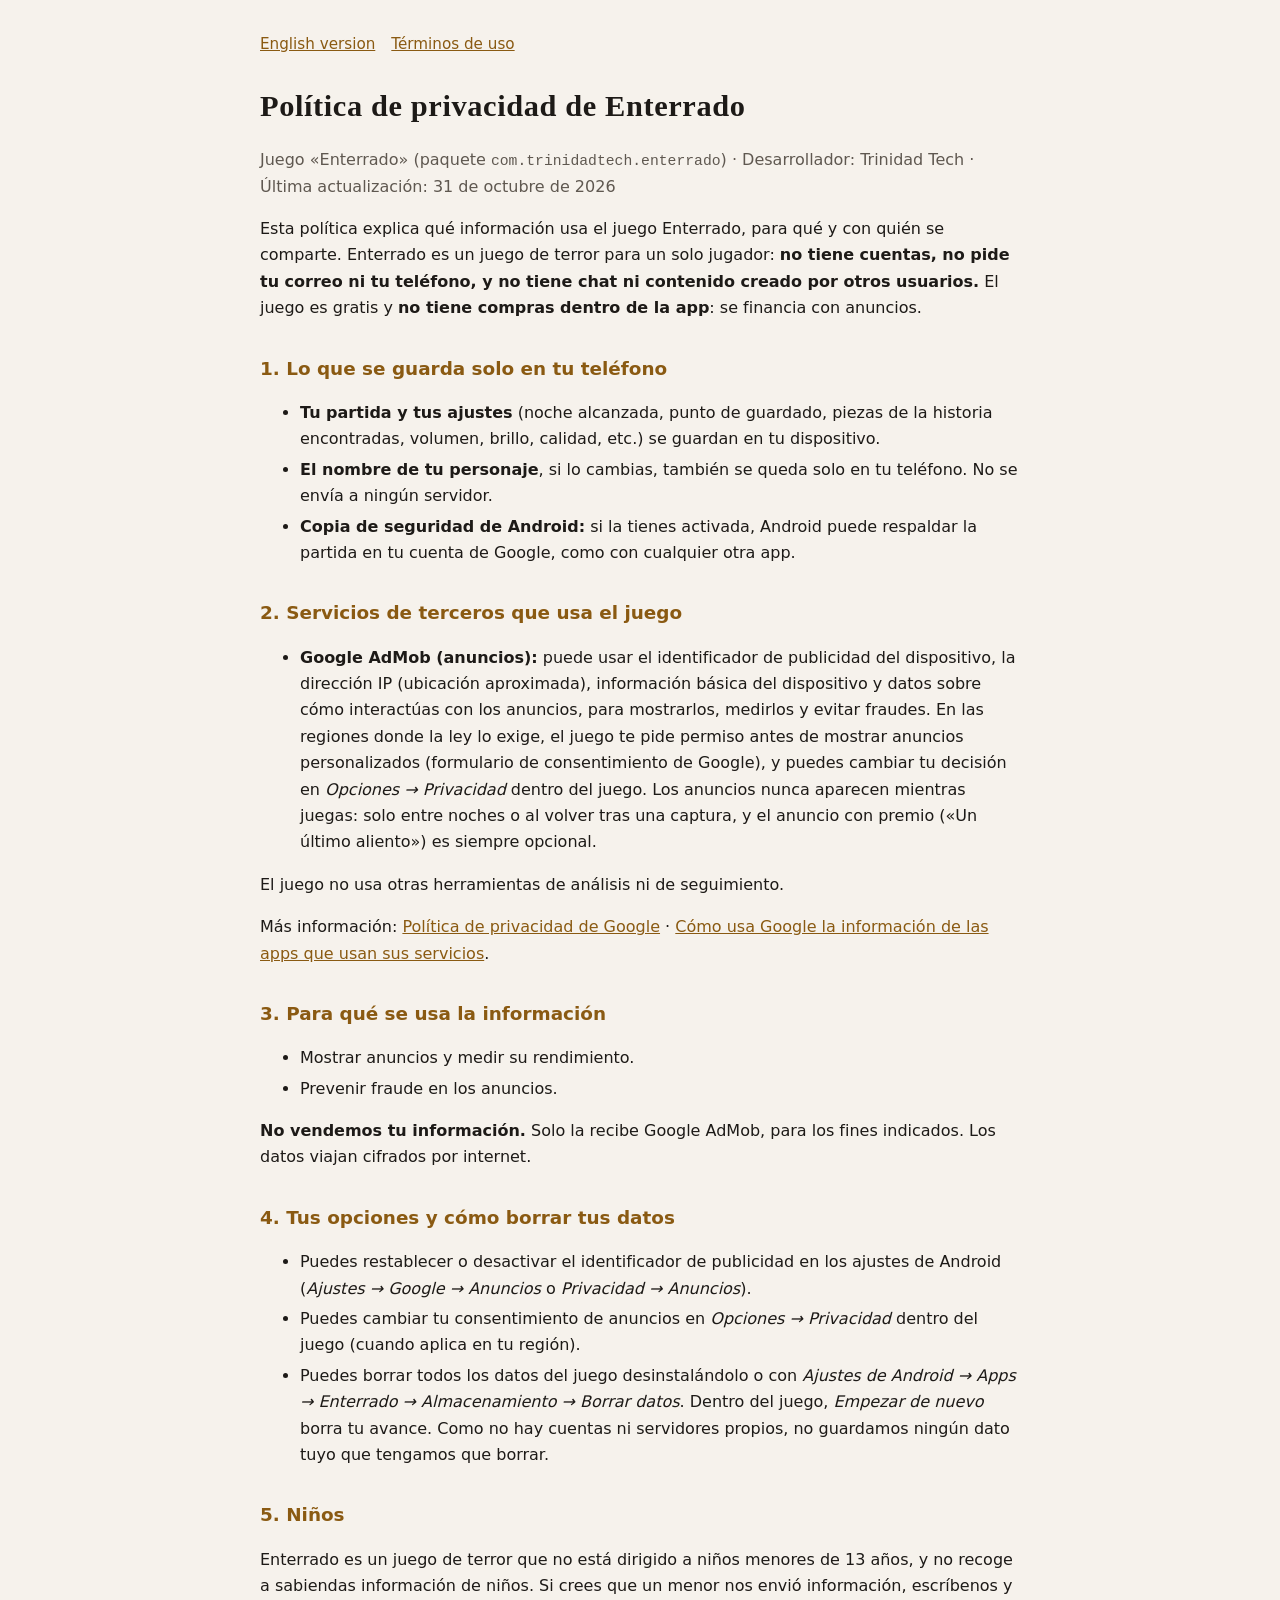
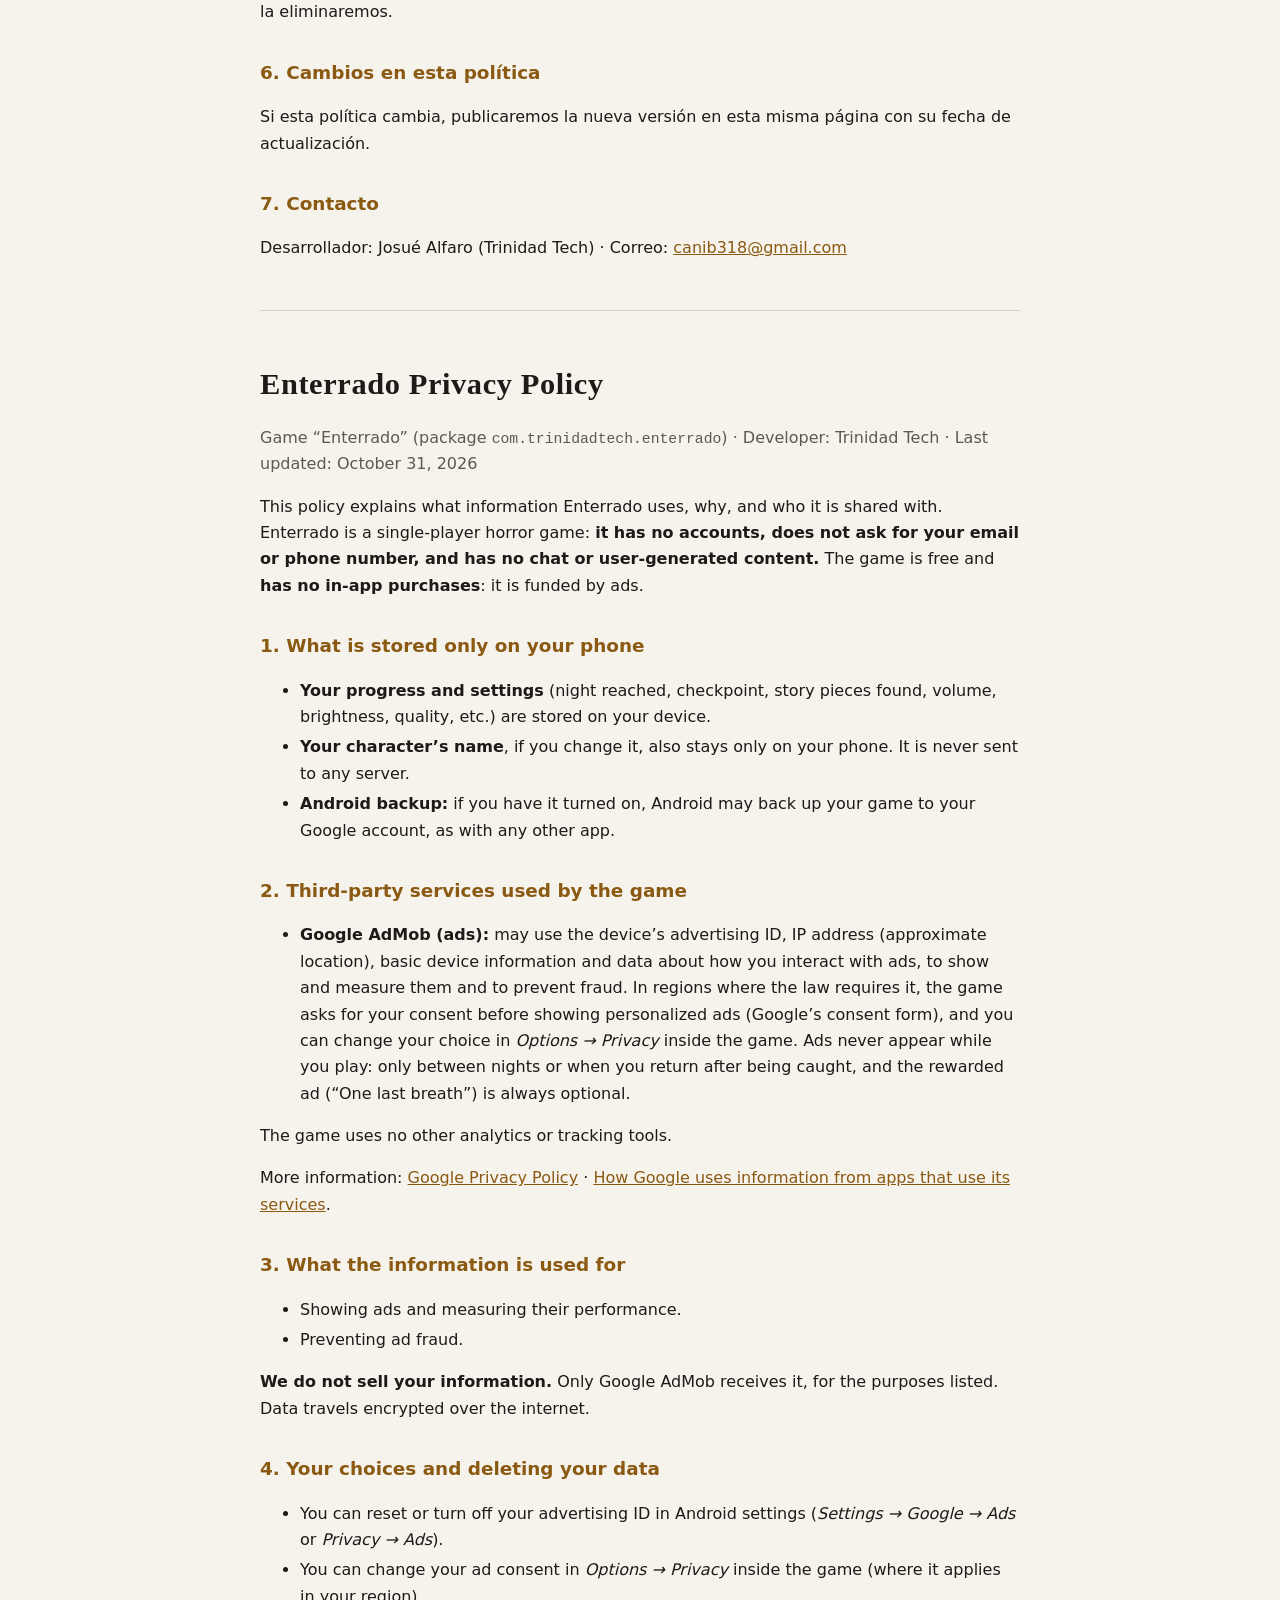
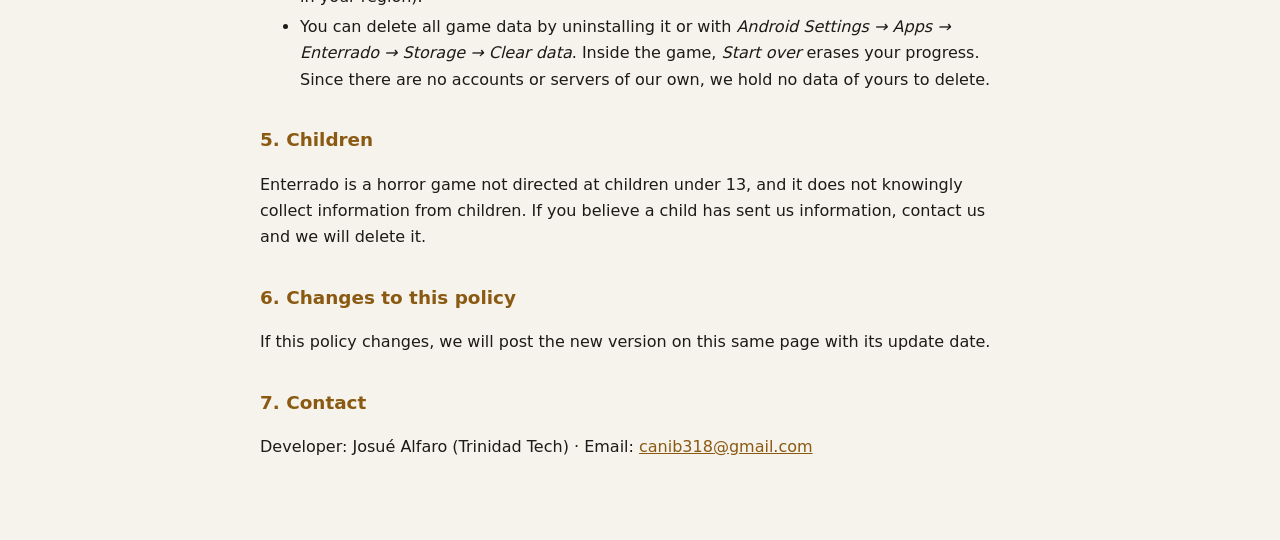
<file: index.html>
<!doctype html>
<html lang="es">
<head>
<meta charset="utf-8">
<meta name="viewport" content="width=device-width, initial-scale=1">
<title>Política de privacidad · Enterrado</title>
<link rel="stylesheet" href="estilo.css">
</head>
<body>
<main>
<nav><a href="#english">English version</a><a href="terminos.html">Términos de uso</a></nav>

<h1>Política de privacidad de Enterrado</h1>
<p class="muted">Juego «Enterrado» (paquete <code>com.trinidadtech.enterrado</code>) · Desarrollador: Trinidad Tech · Última actualización: 31 de octubre de 2026</p>

<p>Esta política explica qué información usa el juego Enterrado, para qué y con quién se comparte. Enterrado es un juego de
terror para un solo jugador: <strong>no tiene cuentas, no pide tu correo ni tu teléfono, y no tiene chat ni contenido creado por otros usuarios.</strong>
El juego es gratis y <strong>no tiene compras dentro de la app</strong>: se financia con anuncios.</p>

<h2>1. Lo que se guarda solo en tu teléfono</h2>
<ul>
  <li><strong>Tu partida y tus ajustes</strong> (noche alcanzada, punto de guardado, piezas de la historia encontradas, volumen, brillo, calidad, etc.) se guardan en tu dispositivo.</li>
  <li><strong>El nombre de tu personaje</strong>, si lo cambias, también se queda solo en tu teléfono. No se envía a ningún servidor.</li>
  <li><strong>Copia de seguridad de Android:</strong> si la tienes activada, Android puede respaldar la partida en tu cuenta de Google, como con cualquier otra app.</li>
</ul>

<h2>2. Servicios de terceros que usa el juego</h2>
<ul>
  <li><strong>Google AdMob (anuncios):</strong> puede usar el identificador de publicidad del dispositivo, la dirección IP
    (ubicación aproximada), información básica del dispositivo y datos sobre cómo interactúas con los anuncios, para mostrarlos,
    medirlos y evitar fraudes. En las regiones donde la ley lo exige, el juego te pide permiso antes de mostrar anuncios
    personalizados (formulario de consentimiento de Google), y puedes cambiar tu decisión en <em>Opciones → Privacidad</em> dentro del juego.
    Los anuncios nunca aparecen mientras juegas: solo entre noches o al volver tras una captura, y el anuncio con premio
    («Un último aliento») es siempre opcional.</li>
</ul>
<p>El juego no usa otras herramientas de análisis ni de seguimiento.</p>
<p>Más información: <a href="https://policies.google.com/privacy">Política de privacidad de Google</a> ·
<a href="https://policies.google.com/technologies/partner-sites">Cómo usa Google la información de las apps que usan sus servicios</a>.</p>

<h2>3. Para qué se usa la información</h2>
<ul>
  <li>Mostrar anuncios y medir su rendimiento.</li>
  <li>Prevenir fraude en los anuncios.</li>
</ul>
<p><strong>No vendemos tu información.</strong> Solo la recibe Google AdMob, para los fines indicados. Los datos viajan cifrados por internet.</p>

<h2>4. Tus opciones y cómo borrar tus datos</h2>
<ul>
  <li>Puedes restablecer o desactivar el identificador de publicidad en los ajustes de Android (<em>Ajustes → Google → Anuncios</em> o <em>Privacidad → Anuncios</em>).</li>
  <li>Puedes cambiar tu consentimiento de anuncios en <em>Opciones → Privacidad</em> dentro del juego (cuando aplica en tu región).</li>
  <li>Puedes borrar todos los datos del juego desinstalándolo o con <em>Ajustes de Android → Apps → Enterrado → Almacenamiento → Borrar datos</em>.
    Dentro del juego, <em>Empezar de nuevo</em> borra tu avance. Como no hay cuentas ni servidores propios, no guardamos ningún dato tuyo que tengamos que borrar.</li>
</ul>

<h2>5. Niños</h2>
<p>Enterrado es un juego de terror que no está dirigido a niños menores de 13 años, y no recoge a sabiendas información de niños.
Si crees que un menor nos envió información, escríbenos y la eliminaremos.</p>

<h2>6. Cambios en esta política</h2>
<p>Si esta política cambia, publicaremos la nueva versión en esta misma página con su fecha de actualización.</p>

<h2>7. Contacto</h2>
<p>Desarrollador: Josué Alfaro (Trinidad Tech) · Correo: <a href="mailto:canib318@gmail.com">canib318@gmail.com</a></p>

<hr>

<section id="english" lang="en">
<h1>Enterrado Privacy Policy</h1>
<p class="muted">Game “Enterrado” (package <code>com.trinidadtech.enterrado</code>) · Developer: Trinidad Tech · Last updated: October 31, 2026</p>

<p>This policy explains what information Enterrado uses, why, and who it is shared with. Enterrado is a single-player horror
game: <strong>it has no accounts, does not ask for your email or phone number, and has no chat or user-generated content.</strong>
The game is free and <strong>has no in-app purchases</strong>: it is funded by ads.</p>

<h2>1. What is stored only on your phone</h2>
<ul>
  <li><strong>Your progress and settings</strong> (night reached, checkpoint, story pieces found, volume, brightness, quality, etc.) are stored on your device.</li>
  <li><strong>Your character’s name</strong>, if you change it, also stays only on your phone. It is never sent to any server.</li>
  <li><strong>Android backup:</strong> if you have it turned on, Android may back up your game to your Google account, as with any other app.</li>
</ul>

<h2>2. Third-party services used by the game</h2>
<ul>
  <li><strong>Google AdMob (ads):</strong> may use the device’s advertising ID, IP address (approximate location), basic device
    information and data about how you interact with ads, to show and measure them and to prevent fraud. In regions where the law
    requires it, the game asks for your consent before showing personalized ads (Google’s consent form), and you can change your
    choice in <em>Options → Privacy</em> inside the game. Ads never appear while you play: only between nights or when you return after
    being caught, and the rewarded ad (“One last breath”) is always optional.</li>
</ul>
<p>The game uses no other analytics or tracking tools.</p>
<p>More information: <a href="https://policies.google.com/privacy">Google Privacy Policy</a> ·
<a href="https://policies.google.com/technologies/partner-sites">How Google uses information from apps that use its services</a>.</p>

<h2>3. What the information is used for</h2>
<ul>
  <li>Showing ads and measuring their performance.</li>
  <li>Preventing ad fraud.</li>
</ul>
<p><strong>We do not sell your information.</strong> Only Google AdMob receives it, for the purposes listed. Data travels encrypted over the internet.</p>

<h2>4. Your choices and deleting your data</h2>
<ul>
  <li>You can reset or turn off your advertising ID in Android settings (<em>Settings → Google → Ads</em> or <em>Privacy → Ads</em>).</li>
  <li>You can change your ad consent in <em>Options → Privacy</em> inside the game (where it applies in your region).</li>
  <li>You can delete all game data by uninstalling it or with <em>Android Settings → Apps → Enterrado → Storage → Clear data</em>.
    Inside the game, <em>Start over</em> erases your progress. Since there are no accounts or servers of our own, we hold no data of yours to delete.</li>
</ul>

<h2>5. Children</h2>
<p>Enterrado is a horror game not directed at children under 13, and it does not knowingly collect information from children.
If you believe a child has sent us information, contact us and we will delete it.</p>

<h2>6. Changes to this policy</h2>
<p>If this policy changes, we will post the new version on this same page with its update date.</p>

<h2>7. Contact</h2>
<p>Developer: Josué Alfaro (Trinidad Tech) · Email: <a href="mailto:canib318@gmail.com">canib318@gmail.com</a></p>
</section>
</main>
</body>
</html>
</file>
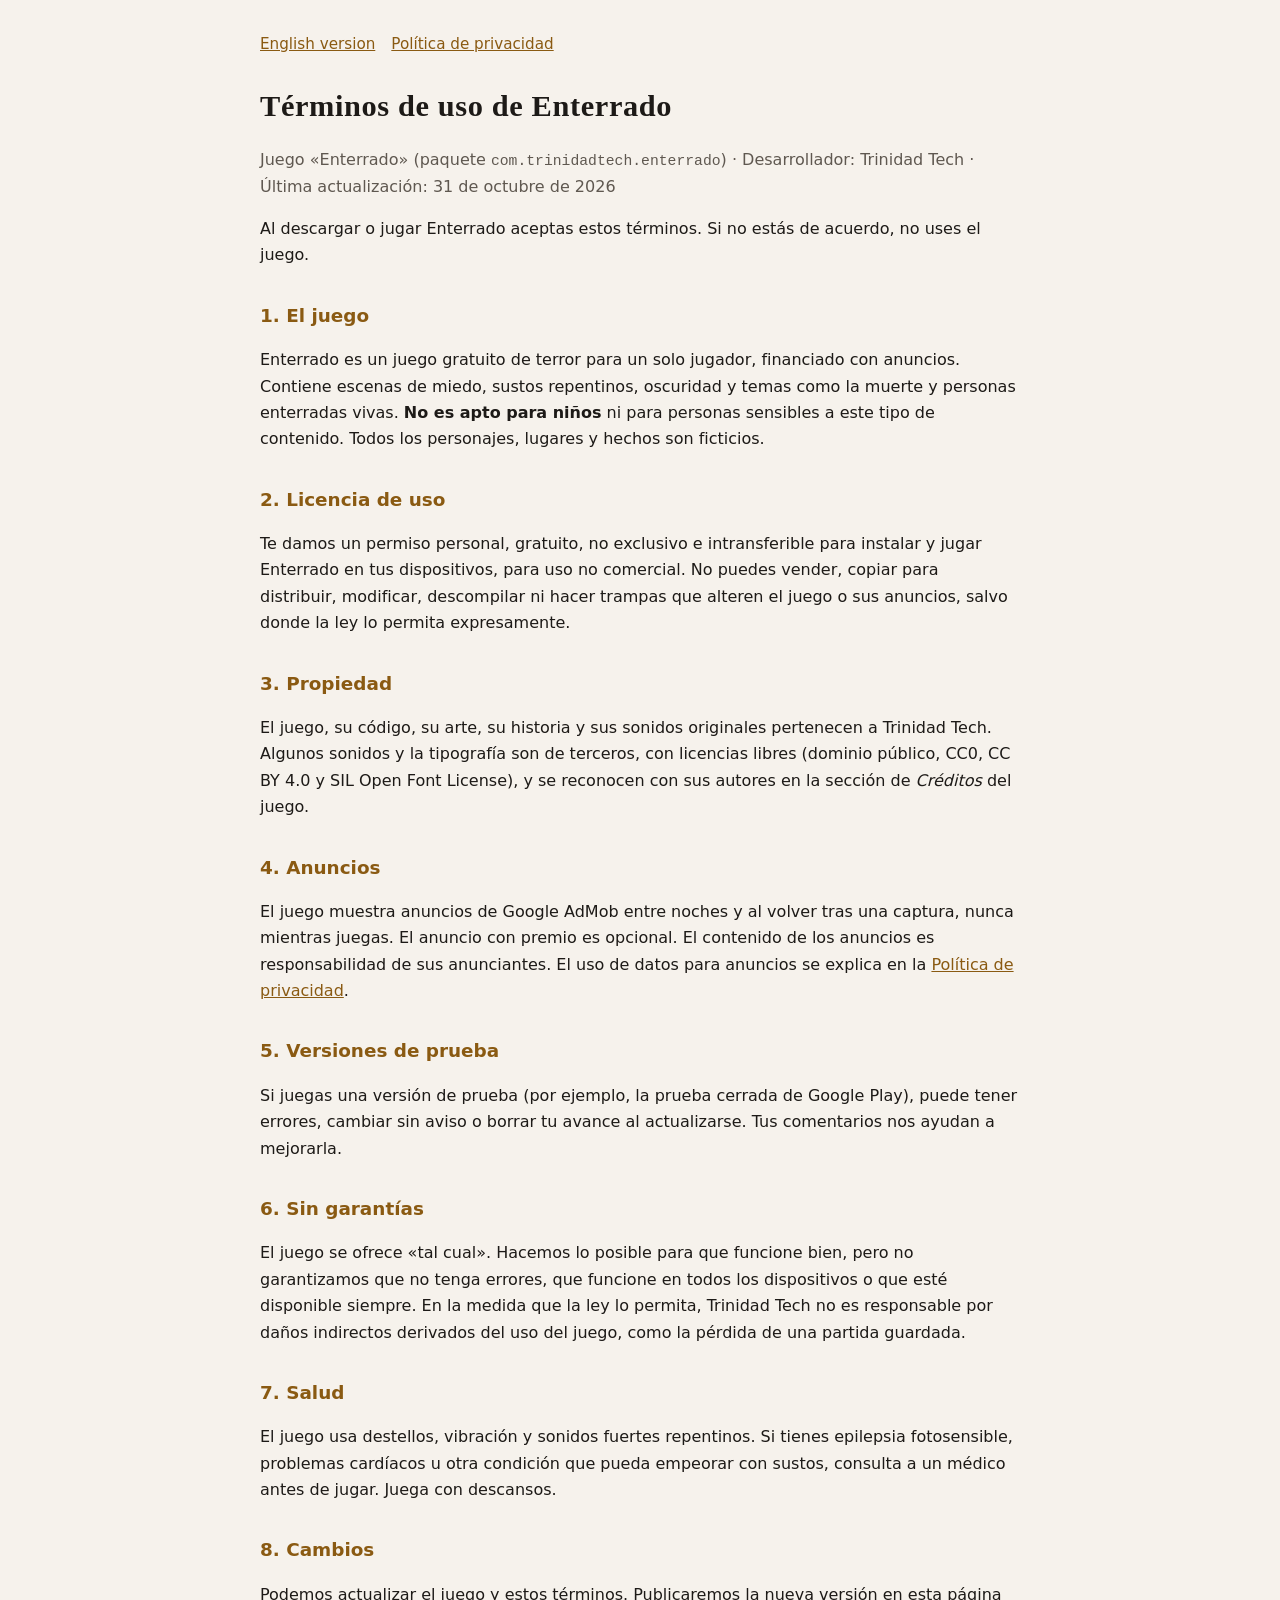
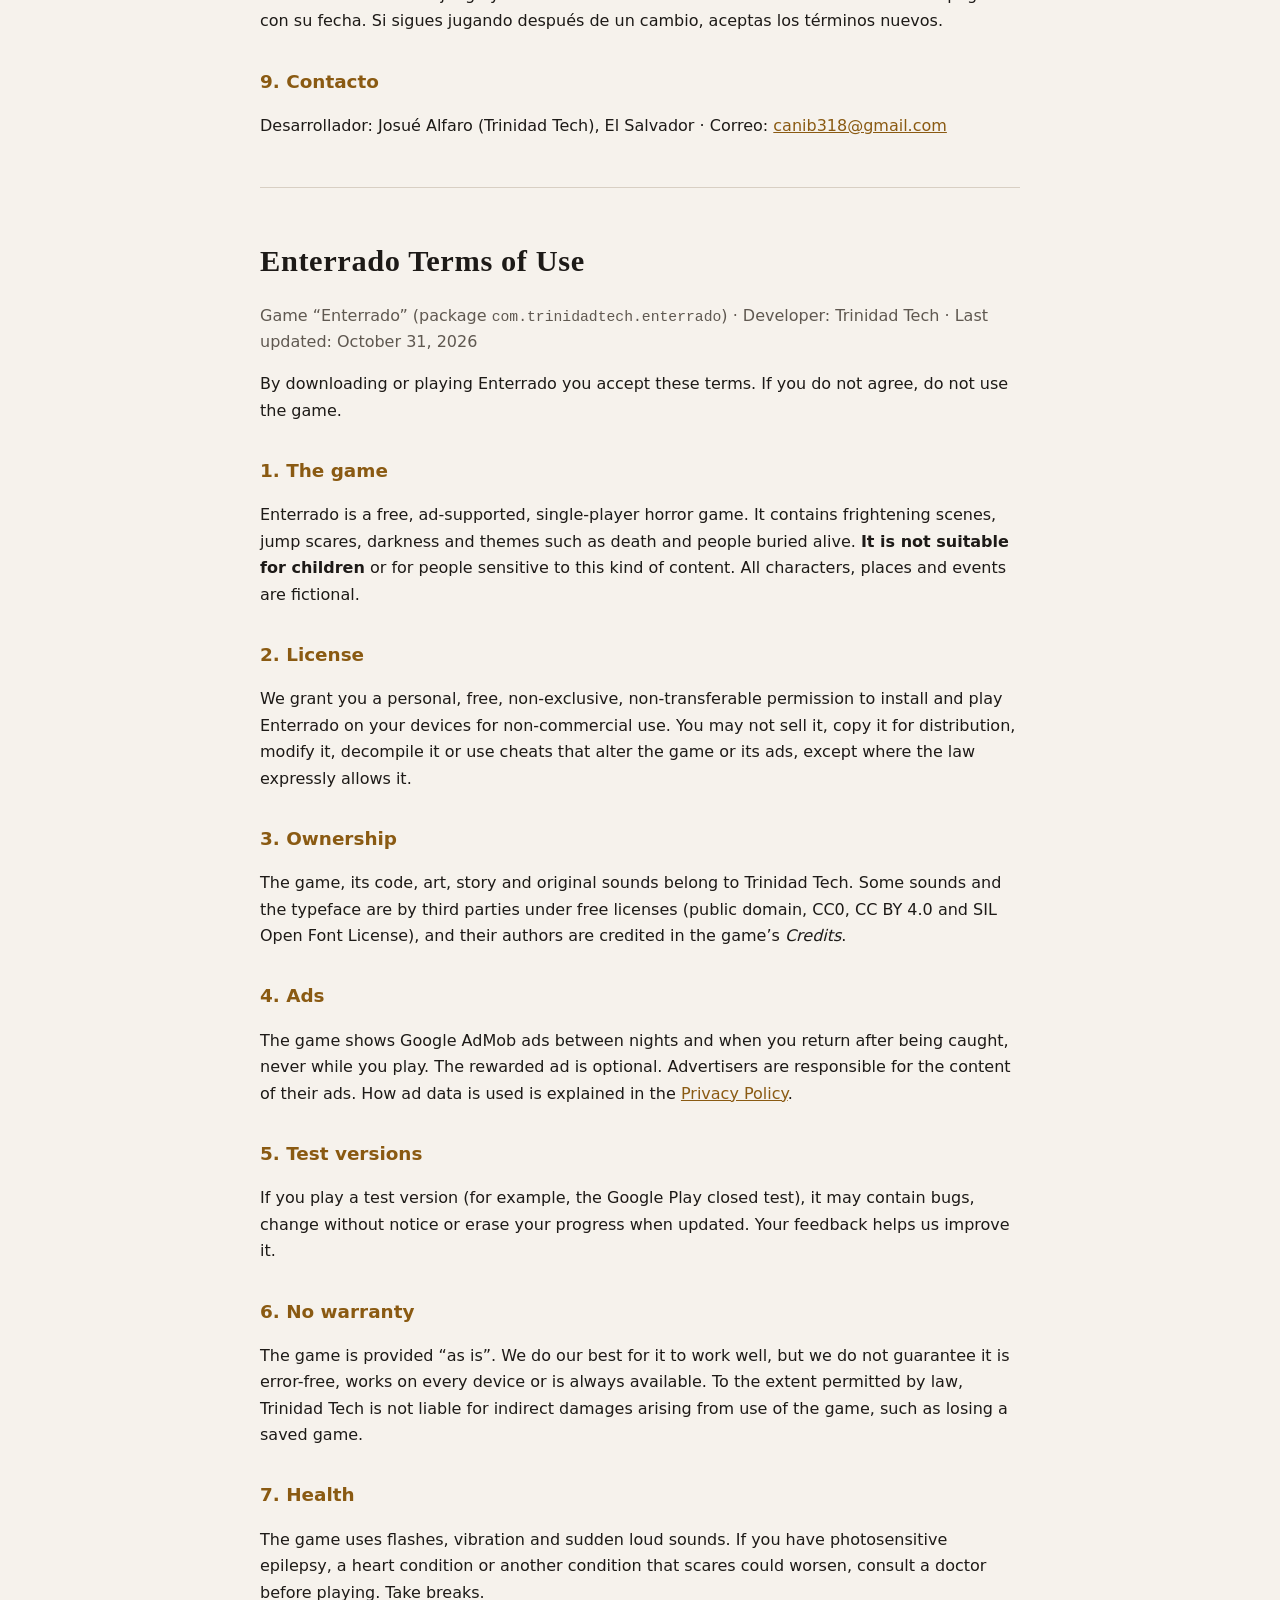
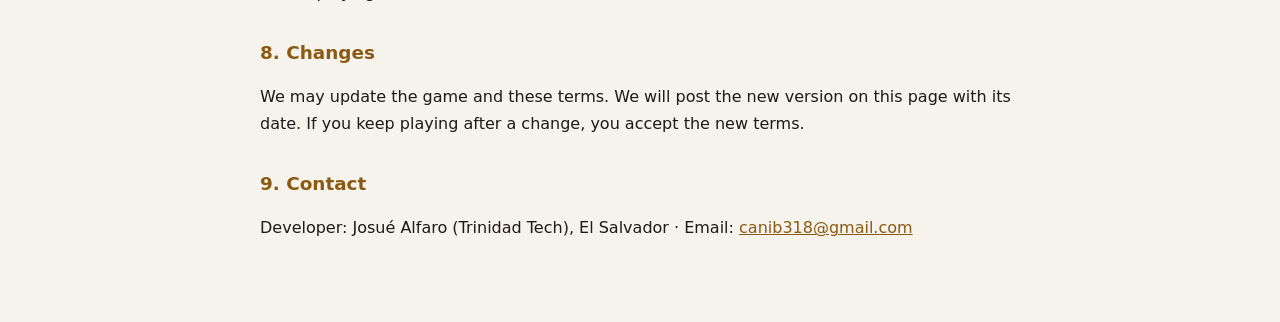
<file: terminos.html>
<!doctype html>
<html lang="es">
<head>
<meta charset="utf-8">
<meta name="viewport" content="width=device-width, initial-scale=1">
<title>Términos de uso · Enterrado</title>
<link rel="stylesheet" href="estilo.css">
</head>
<body>
<main>
<nav><a href="#english">English version</a><a href="index.html">Política de privacidad</a></nav>

<h1>Términos de uso de Enterrado</h1>
<p class="muted">Juego «Enterrado» (paquete <code>com.trinidadtech.enterrado</code>) · Desarrollador: Trinidad Tech · Última actualización: 31 de octubre de 2026</p>

<p>Al descargar o jugar Enterrado aceptas estos términos. Si no estás de acuerdo, no uses el juego.</p>

<h2>1. El juego</h2>
<p>Enterrado es un juego gratuito de terror para un solo jugador, financiado con anuncios. Contiene escenas de miedo, sustos repentinos,
oscuridad y temas como la muerte y personas enterradas vivas. <strong>No es apto para niños</strong> ni para personas sensibles a este tipo de contenido.
Todos los personajes, lugares y hechos son ficticios.</p>

<h2>2. Licencia de uso</h2>
<p>Te damos un permiso personal, gratuito, no exclusivo e intransferible para instalar y jugar Enterrado en tus dispositivos, para uso no comercial.
No puedes vender, copiar para distribuir, modificar, descompilar ni hacer trampas que alteren el juego o sus anuncios, salvo donde la ley lo permita expresamente.</p>

<h2>3. Propiedad</h2>
<p>El juego, su código, su arte, su historia y sus sonidos originales pertenecen a Trinidad Tech. Algunos sonidos y la tipografía son de terceros, con licencias libres
(dominio público, CC0, CC BY 4.0 y SIL Open Font License), y se reconocen con sus autores en la sección de <em>Créditos</em> del juego.</p>

<h2>4. Anuncios</h2>
<p>El juego muestra anuncios de Google AdMob entre noches y al volver tras una captura, nunca mientras juegas. El anuncio con premio es opcional.
El contenido de los anuncios es responsabilidad de sus anunciantes. El uso de datos para anuncios se explica en la
<a href="index.html">Política de privacidad</a>.</p>

<h2>5. Versiones de prueba</h2>
<p>Si juegas una versión de prueba (por ejemplo, la prueba cerrada de Google Play), puede tener errores, cambiar sin aviso o borrar tu avance al actualizarse.
Tus comentarios nos ayudan a mejorarla.</p>

<h2>6. Sin garantías</h2>
<p>El juego se ofrece «tal cual». Hacemos lo posible para que funcione bien, pero no garantizamos que no tenga errores, que funcione en todos los
dispositivos o que esté disponible siempre. En la medida que la ley lo permita, Trinidad Tech no es responsable por daños indirectos derivados del uso del juego,
como la pérdida de una partida guardada.</p>

<h2>7. Salud</h2>
<p>El juego usa destellos, vibración y sonidos fuertes repentinos. Si tienes epilepsia fotosensible, problemas cardíacos u otra condición que pueda empeorar con sustos,
consulta a un médico antes de jugar. Juega con descansos.</p>

<h2>8. Cambios</h2>
<p>Podemos actualizar el juego y estos términos. Publicaremos la nueva versión en esta página con su fecha. Si sigues jugando después de un cambio, aceptas los términos nuevos.</p>

<h2>9. Contacto</h2>
<p>Desarrollador: Josué Alfaro (Trinidad Tech), El Salvador · Correo: <a href="mailto:canib318@gmail.com">canib318@gmail.com</a></p>

<hr>

<section id="english" lang="en">
<h1>Enterrado Terms of Use</h1>
<p class="muted">Game “Enterrado” (package <code>com.trinidadtech.enterrado</code>) · Developer: Trinidad Tech · Last updated: October 31, 2026</p>

<p>By downloading or playing Enterrado you accept these terms. If you do not agree, do not use the game.</p>

<h2>1. The game</h2>
<p>Enterrado is a free, ad-supported, single-player horror game. It contains frightening scenes, jump scares, darkness and themes such as death
and people buried alive. <strong>It is not suitable for children</strong> or for people sensitive to this kind of content. All characters, places and events are fictional.</p>

<h2>2. License</h2>
<p>We grant you a personal, free, non-exclusive, non-transferable permission to install and play Enterrado on your devices for non-commercial use.
You may not sell it, copy it for distribution, modify it, decompile it or use cheats that alter the game or its ads, except where the law expressly allows it.</p>

<h2>3. Ownership</h2>
<p>The game, its code, art, story and original sounds belong to Trinidad Tech. Some sounds and the typeface are by third parties under free licenses (public domain, CC0, CC BY 4.0 and SIL Open Font License), and their authors are credited in the game’s <em>Credits</em>.</p>

<h2>4. Ads</h2>
<p>The game shows Google AdMob ads between nights and when you return after being caught, never while you play. The rewarded ad is optional.
Advertisers are responsible for the content of their ads. How ad data is used is explained in the <a href="index.html#english">Privacy Policy</a>.</p>

<h2>5. Test versions</h2>
<p>If you play a test version (for example, the Google Play closed test), it may contain bugs, change without notice or erase your progress when updated.
Your feedback helps us improve it.</p>

<h2>6. No warranty</h2>
<p>The game is provided “as is”. We do our best for it to work well, but we do not guarantee it is error-free, works on every device or is always available.
To the extent permitted by law, Trinidad Tech is not liable for indirect damages arising from use of the game, such as losing a saved game.</p>

<h2>7. Health</h2>
<p>The game uses flashes, vibration and sudden loud sounds. If you have photosensitive epilepsy, a heart condition or another condition that scares could worsen,
consult a doctor before playing. Take breaks.</p>

<h2>8. Changes</h2>
<p>We may update the game and these terms. We will post the new version on this page with its date. If you keep playing after a change, you accept the new terms.</p>

<h2>9. Contact</h2>
<p>Developer: Josué Alfaro (Trinidad Tech), El Salvador · Email: <a href="mailto:canib318@gmail.com">canib318@gmail.com</a></p>
</section>
</main>
</body>
</html>
</file>
<file: estilo.css>
:root { color-scheme: light dark; --fg: #1d1a17; --muted: #5f5850; --bg: #f6f2ec; --accent: #8a5a12; --line: #d8cfc3; }
@media (prefers-color-scheme: dark) { :root { --fg: #ece6dc; --muted: #a79d90; --bg: #0e0f12; --accent: #e0b25c; --line: #2a2b30; } }
body { margin: 0; background: var(--bg); color: var(--fg); font: 16px/1.65 system-ui, -apple-system, "Segoe UI", Roboto, sans-serif; }
main { max-width: 760px; margin: 0 auto; padding: 32px 16px 64px; }
nav { display: flex; flex-wrap: wrap; gap: 16px; font-size: 0.95rem; margin-bottom: 24px; }
h1 { font-family: Georgia, "Times New Roman", serif; font-size: 1.9rem; letter-spacing: 0.02em; margin: 0 0 4px; }
h2 { font-size: 1.15rem; margin-top: 2rem; color: var(--accent); }
.muted { color: var(--muted); }
a { color: var(--accent); }
li { margin: 4px 0; }
code { font-size: 0.92em; }
hr { border: 0; border-top: 1px solid var(--line); margin: 48px 0; }
</file>
